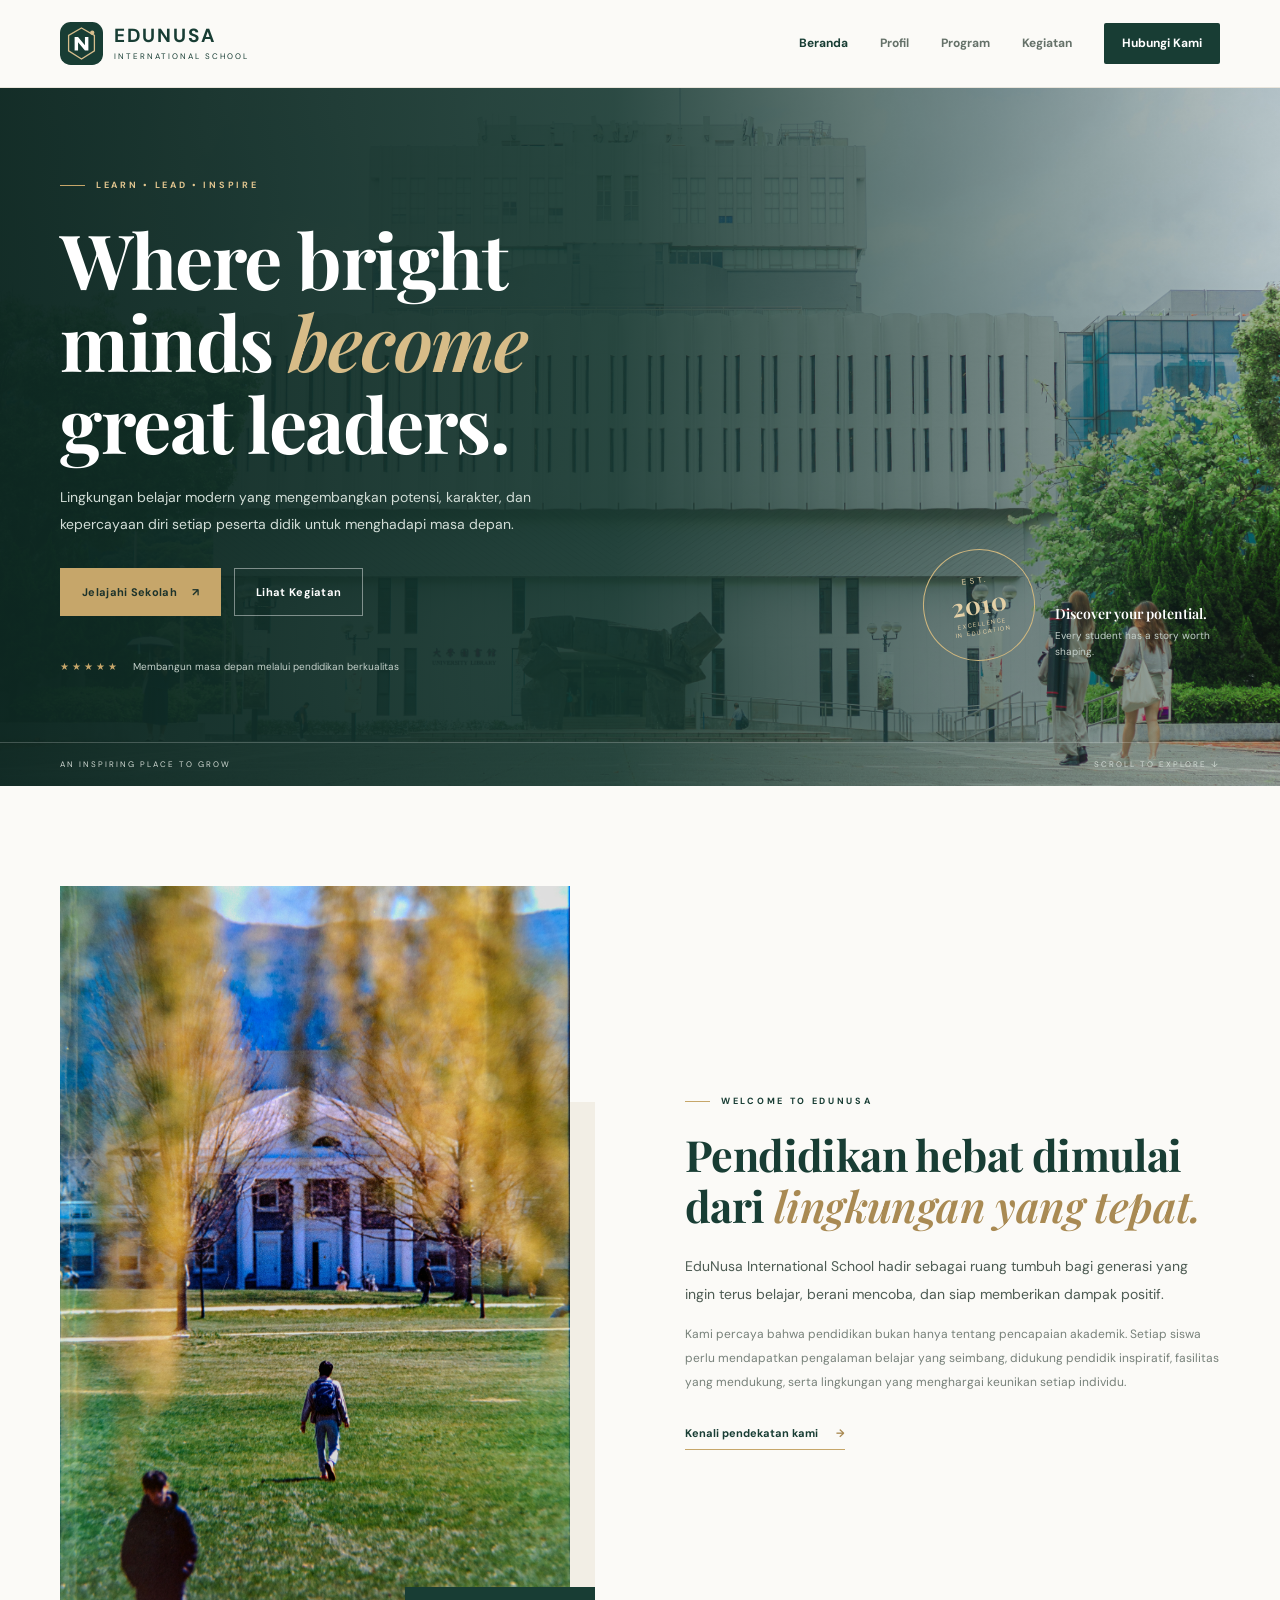
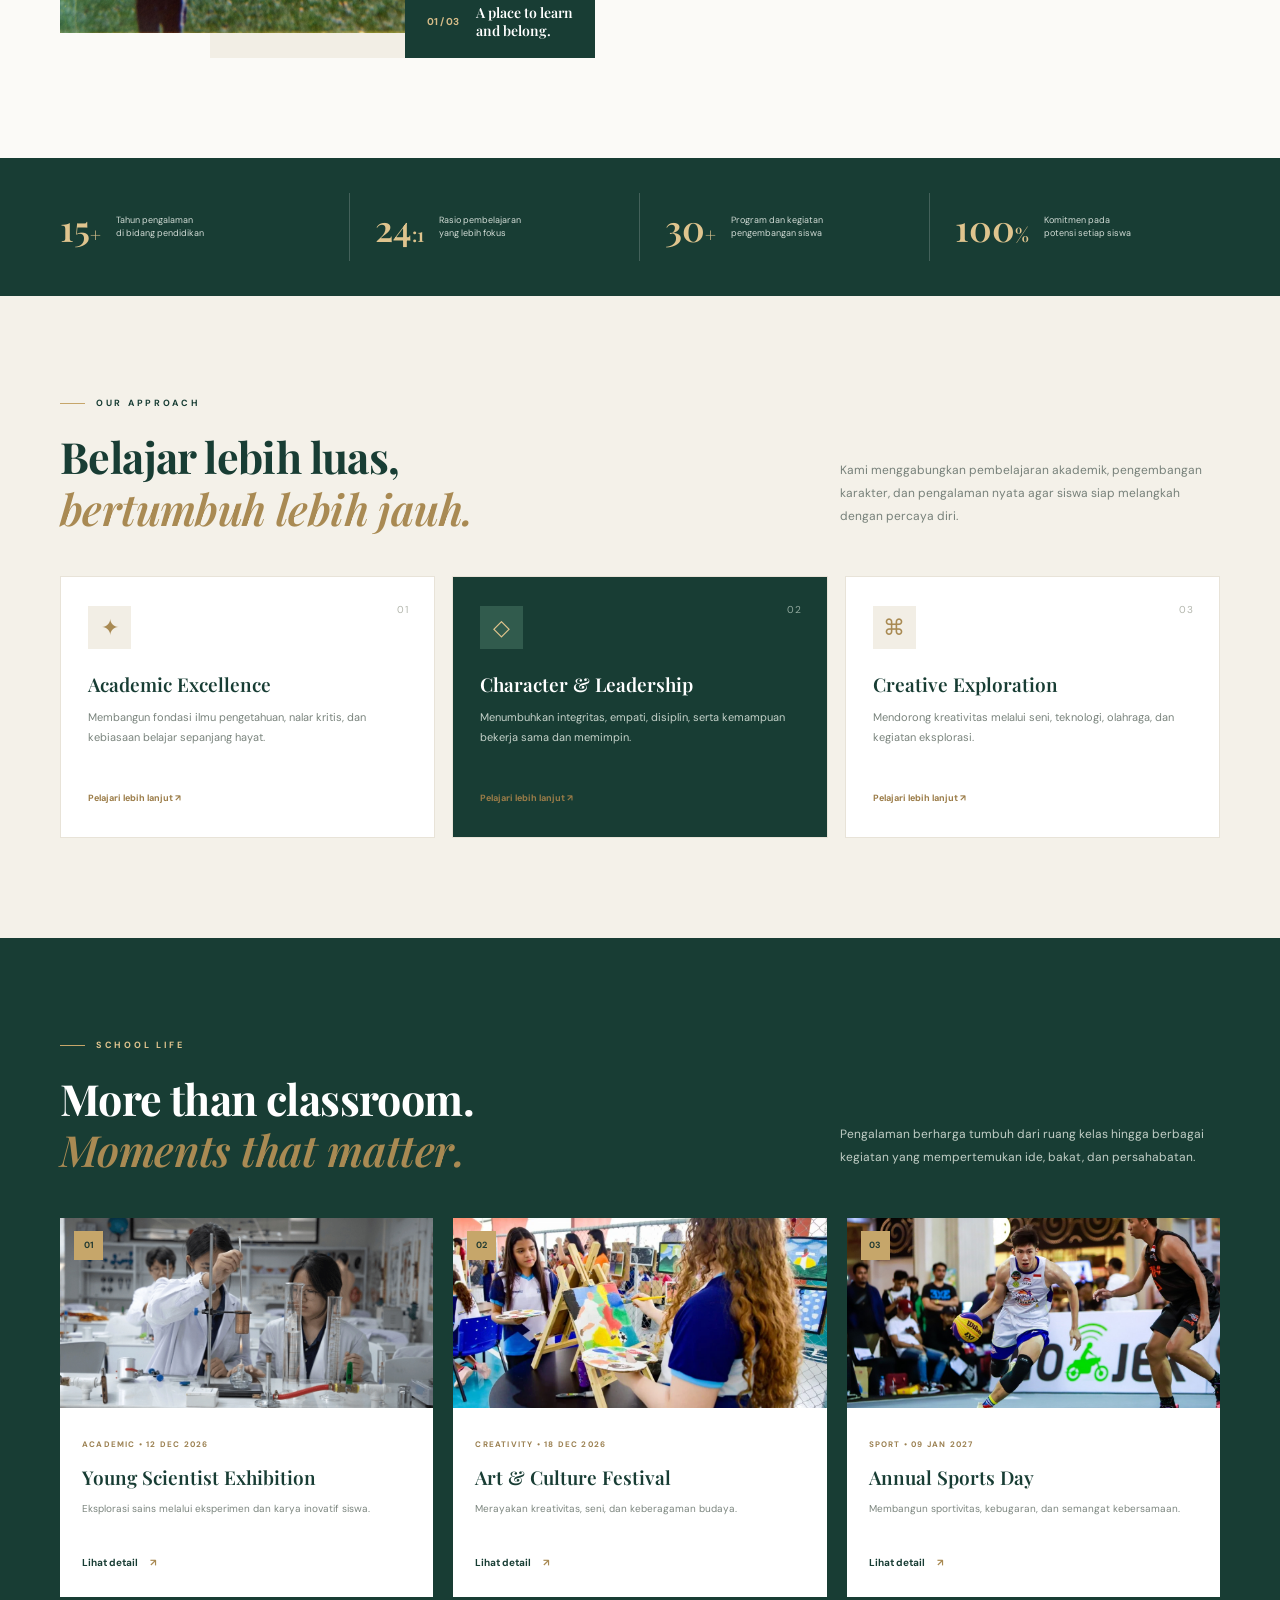
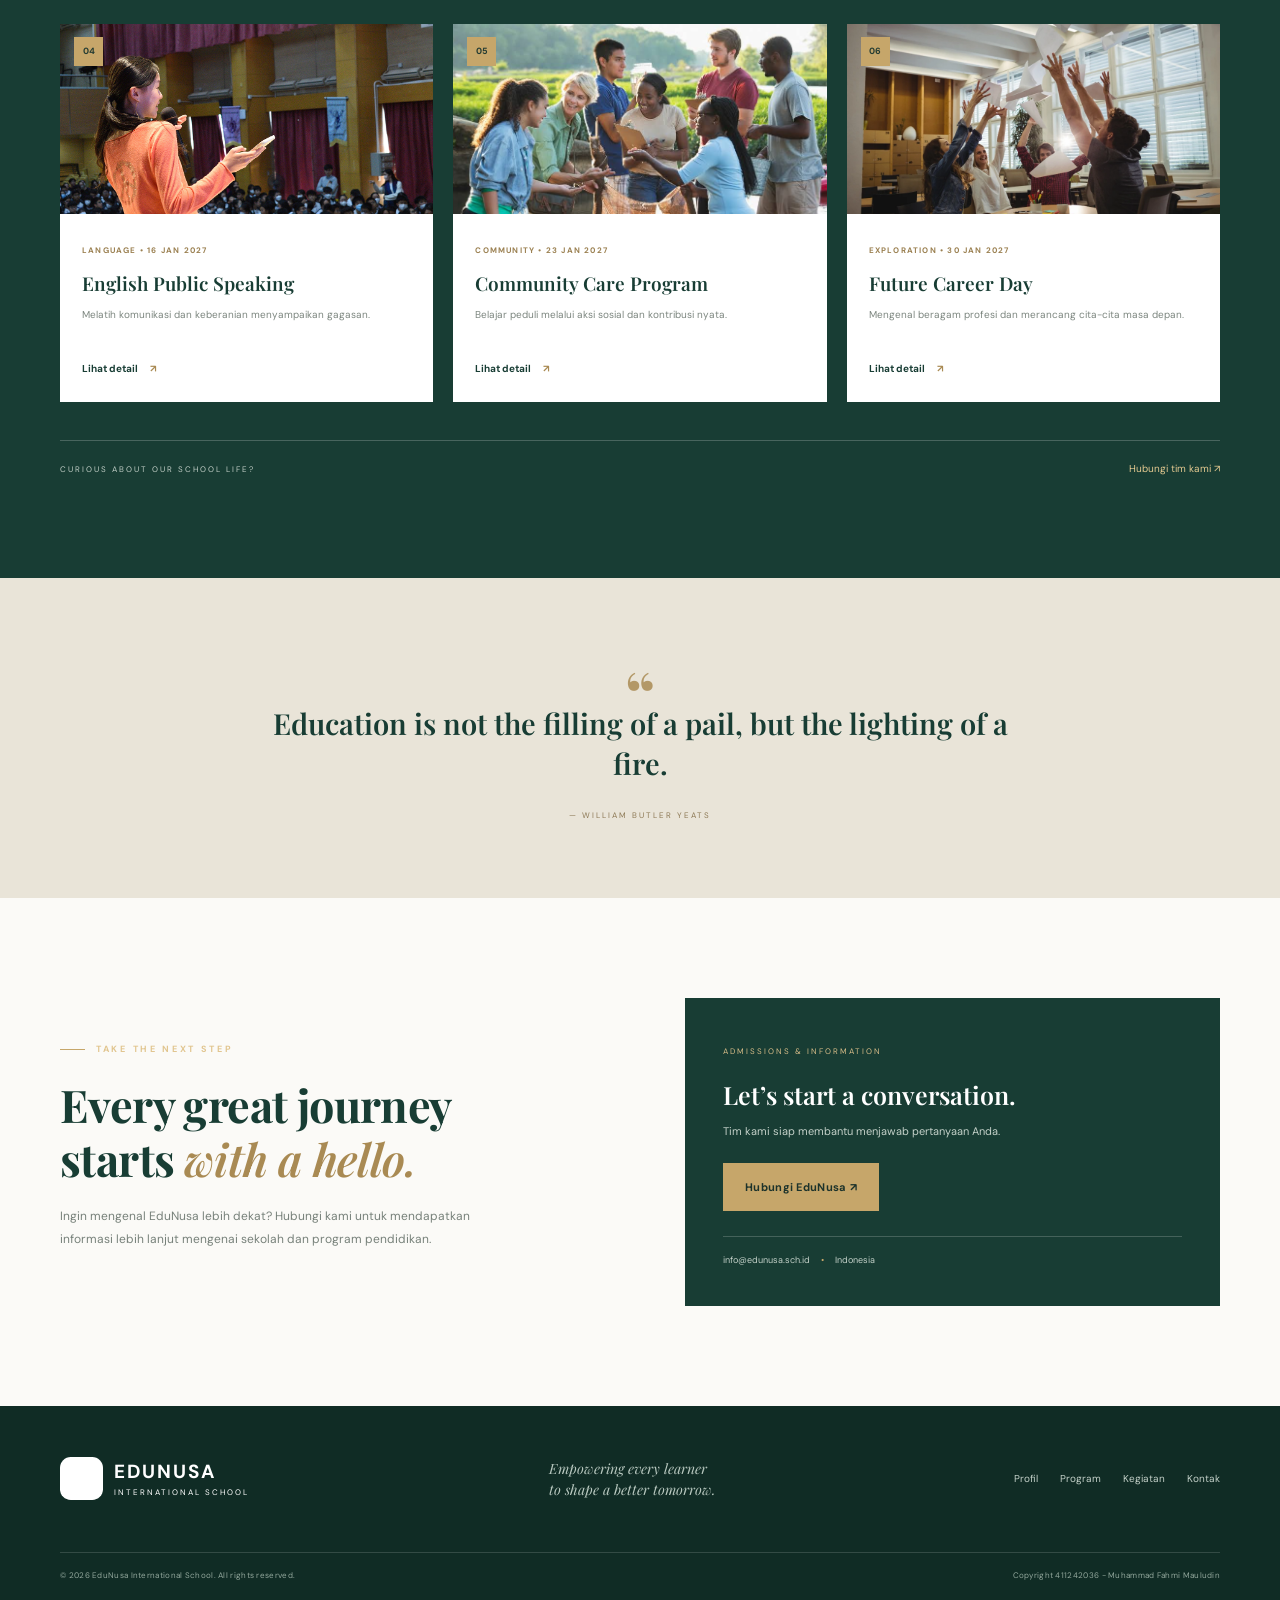
<file: index.html>
<!DOCTYPE html>
<html lang="id">
<head>
  <meta charset="UTF-8">
  <meta name="viewport" content="width=device-width, initial-scale=1.0">
  <meta name="description" content="EduNusa International School - membentuk generasi unggul, berkarakter, dan siap menghadapi masa depan.">
  <title>EduNusa International School | Excellence in Every Journey</title>
  <link rel="icon" href="img/logo.svg" type="image/svg+xml">
  <link rel="preconnect" href="https://fonts.googleapis.com">
  <link rel="preconnect" href="https://fonts.gstatic.com" crossorigin>
  <link href="https://fonts.googleapis.com/css2?family=DM+Sans:wght@400;500;600;700&family=Playfair+Display:wght@600;700&display=swap" rel="stylesheet">
  <link rel="stylesheet" href="style.css">
</head>
<body>
<header class="header">
  <div class="container nav">
    <a class="brand" href="index.html"><img src="img/logo.svg" alt="Logo EduNusa"><span><b>EDUNUSA</b><small>INTERNATIONAL SCHOOL</small></span></a>
    <button class="menu-toggle" aria-label="Buka navigasi" aria-expanded="false">☰</button>
    <nav class="navigation" aria-label="Navigasi utama">
      <a class="current" href="index.html">Beranda</a>
      <a href="#profil">Profil</a>
      <a href="#program">Program</a>
      <a href="#kegiatan">Kegiatan</a>
      <a href="#kontak" class="nav-cta">Hubungi Kami</a>
    </nav>
  </div>
</header>

<main>
  <section class="hero">
    <div class="hero-shade"></div>
    <div class="container hero-inner">
      <div class="hero-copy">
        <div class="eyebrow"><span></span> LEARN • LEAD • INSPIRE</div>
        <h1>Where bright minds <em>become</em> great leaders.</h1>
        <p>Lingkungan belajar modern yang mengembangkan potensi, karakter, dan kepercayaan diri setiap peserta didik untuk menghadapi masa depan.</p>
        <div class="hero-actions">
          <a class="button button-gold" href="#profil">Jelajahi Sekolah <span>↗</span></a>
          <a class="button button-ghost" href="#kegiatan">Lihat Kegiatan</a>
        </div>
        <div class="hero-proof"><div class="proof-stars">★★★★★</div><span>Membangun masa depan melalui pendidikan berkualitas</span></div>
      </div>
      <div class="hero-aside">
        <div class="hero-seal"><span>EST.</span><strong>2010</strong><small>EXCELLENCE<br>IN EDUCATION</small></div>
        <div class="hero-caption"><b>Discover your potential.</b><span>Every student has a story worth shaping.</span></div>
      </div>
    </div>
    <div class="hero-bottom"><div class="container hero-bottom-inner"><span>AN INSPIRING PLACE TO GROW</span><span>SCROLL TO EXPLORE ↓</span></div></div>
  </section>

  <section class="intro section" id="profil">
    <div class="container intro-grid">
      <div class="intro-visual">
        <img src="img/campus.jpg" alt="Gedung sekolah EduNusa">
        <div class="visual-note"><strong>01 / 03</strong><span>A place to learn<br>and belong.</span></div>
      </div>
      <div class="intro-copy">
        <div class="eyebrow dark"><span></span> WELCOME TO EDUNUSA</div>
        <h2>Pendidikan hebat dimulai dari <em>lingkungan yang tepat.</em></h2>
        <p class="lead">EduNusa International School hadir sebagai ruang tumbuh bagi generasi yang ingin terus belajar, berani mencoba, dan siap memberikan dampak positif.</p>
        <p>Kami percaya bahwa pendidikan bukan hanya tentang pencapaian akademik. Setiap siswa perlu mendapatkan pengalaman belajar yang seimbang, didukung pendidik inspiratif, fasilitas yang mendukung, serta lingkungan yang menghargai keunikan setiap individu.</p>
        <a class="under-link" href="#program">Kenali pendekatan kami <span>→</span></a>
      </div>
    </div>
  </section>

  <section class="stats">
    <div class="container stats-grid">
      <div><strong>15<span>+</span></strong><small>Tahun pengalaman<br>di bidang pendidikan</small></div>
      <div><strong>24<span>:1</span></strong><small>Rasio pembelajaran<br>yang lebih fokus</small></div>
      <div><strong>30<span>+</span></strong><small>Program dan kegiatan<br>pengembangan siswa</small></div>
      <div><strong>100<span>%</span></strong><small>Komitmen pada<br>potensi setiap siswa</small></div>
    </div>
  </section>

  <section class="program section" id="program">
    <div class="container">
      <div class="section-head">
        <div><div class="eyebrow dark"><span></span> OUR APPROACH</div><h2>Belajar lebih luas,<br><em>bertumbuh lebih jauh.</em></h2></div>
        <p>Kami menggabungkan pembelajaran akademik, pengembangan karakter, dan pengalaman nyata agar siswa siap melangkah dengan percaya diri.</p>
      </div>
      <div class="program-grid">
        <article class="program-card"><div class="program-no">01</div><div class="program-icon">✦</div><h3>Academic Excellence</h3><p>Membangun fondasi ilmu pengetahuan, nalar kritis, dan kebiasaan belajar sepanjang hayat.</p><a href="#kegiatan">Pelajari lebih lanjut ↗</a></article>
        <article class="program-card featured"><div class="program-no">02</div><div class="program-icon">◇</div><h3>Character & Leadership</h3><p>Menumbuhkan integritas, empati, disiplin, serta kemampuan bekerja sama dan memimpin.</p><a href="#kegiatan">Pelajari lebih lanjut ↗</a></article>
        <article class="program-card"><div class="program-no">03</div><div class="program-icon">⌘</div><h3>Creative Exploration</h3><p>Mendorong kreativitas melalui seni, teknologi, olahraga, dan kegiatan eksplorasi.</p><a href="#kegiatan">Pelajari lebih lanjut ↗</a></article>
      </div>
    </div>
  </section>

  <section class="activities section" id="kegiatan">
    <div class="container">
      <div class="section-head activities-head">
        <div><div class="eyebrow"><span></span> SCHOOL LIFE</div><h2>More than classroom.<br><em>Moments that matter.</em></h2></div>
        <p>Pengalaman berharga tumbuh dari ruang kelas hingga berbagai kegiatan yang mempertemukan ide, bakat, dan persahabatan.</p>
      </div>
      <div class="activity-grid">
        <article class="activity-card"><a href="detail.html?id=science" class="activity-image"><img src="img/science.jpg" alt="Kegiatan eksperimen sains siswa"><span>01</span></a><div class="activity-info"><small>ACADEMIC • 12 DEC 2026</small><h3>Young Scientist Exhibition</h3><p>Eksplorasi sains melalui eksperimen dan karya inovatif siswa.</p><a href="detail.html?id=science">Lihat detail <b>↗</b></a></div></article>
        <article class="activity-card"><a href="detail.html?id=art" class="activity-image"><img src="img/art.jpg" alt="Kegiatan seni dan budaya siswa"><span>02</span></a><div class="activity-info"><small>CREATIVITY • 18 DEC 2026</small><h3>Art & Culture Festival</h3><p>Merayakan kreativitas, seni, dan keberagaman budaya.</p><a href="detail.html?id=art">Lihat detail <b>↗</b></a></div></article>
        <article class="activity-card"><a href="detail.html?id=sport" class="activity-image"><img src="img/sport.jpg" alt="Kegiatan olahraga siswa"><span>03</span></a><div class="activity-info"><small>SPORT • 09 JAN 2027</small><h3>Annual Sports Day</h3><p>Membangun sportivitas, kebugaran, dan semangat kebersamaan.</p><a href="detail.html?id=sport">Lihat detail <b>↗</b></a></div></article>
        <article class="activity-card"><a href="detail.html?id=english" class="activity-image"><img src="img/english.jpg" alt="Kegiatan pembelajaran bahasa Inggris"><span>04</span></a><div class="activity-info"><small>LANGUAGE • 16 JAN 2027</small><h3>English Public Speaking</h3><p>Melatih komunikasi dan keberanian menyampaikan gagasan.</p><a href="detail.html?id=english">Lihat detail <b>↗</b></a></div></article>
        <article class="activity-card"><a href="detail.html?id=social" class="activity-image"><img src="img/social.jpg" alt="Kegiatan sosial siswa"><span>05</span></a><div class="activity-info"><small>COMMUNITY • 23 JAN 2027</small><h3>Community Care Program</h3><p>Belajar peduli melalui aksi sosial dan kontribusi nyata.</p><a href="detail.html?id=social">Lihat detail <b>↗</b></a></div></article>
        <article class="activity-card"><a href="detail.html?id=career" class="activity-image"><img src="img/career.jpg" alt="Kegiatan pengenalan karier siswa"><span>06</span></a><div class="activity-info"><small>EXPLORATION • 30 JAN 2027</small><h3>Future Career Day</h3><p>Mengenal beragam profesi dan merancang cita-cita masa depan.</p><a href="detail.html?id=career">Lihat detail <b>↗</b></a></div></article>
      </div>
      <div class="all-events"><span>CURIOUS ABOUT OUR SCHOOL LIFE?</span><a href="#kontak">Hubungi tim kami ↗</a></div>
    </div>
  </section>

  <section class="quote-band">
    <div class="container quote-inner"><div class="quote-mark">“</div><blockquote>Education is not the filling of a pail, but the lighting of a fire.</blockquote><span>— WILLIAM BUTLER YEATS</span></div>
  </section>

  <section class="contact section" id="kontak">
    <div class="container contact-inner">
      <div><div class="eyebrow"><span></span> TAKE THE NEXT STEP</div><h2>Every great journey<br>starts <em>with a hello.</em></h2><p>Ingin mengenal EduNusa lebih dekat? Hubungi kami untuk mendapatkan informasi lebih lanjut mengenai sekolah dan program pendidikan.</p></div>
      <div class="contact-card"><small>ADMISSIONS & INFORMATION</small><h3>Let’s start a conversation.</h3><p>Tim kami siap membantu menjawab pertanyaan Anda.</p><a class="button button-gold" href="mailto:info@edunusa.sch.id">Hubungi EduNusa ↗</a><div class="contact-line">info@edunusa.sch.id <span>•</span> Indonesia</div></div>
    </div>
  </section>
</main>

<footer class="footer">
  <div class="container footer-top">
    <a class="brand brand-light" href="index.html"><img src="img/logo.svg" alt=""><span><b>EDUNUSA</b><small>INTERNATIONAL SCHOOL</small></span></a>
    <p>Empowering every learner<br>to shape a better tomorrow.</p>
    <div class="footer-links"><a href="#profil">Profil</a><a href="#program">Program</a><a href="#kegiatan">Kegiatan</a><a href="#kontak">Kontak</a></div>
  </div>
  <div class="container footer-bottom"><span>© 2026 EduNusa International School. All rights reserved.</span><span>Copyright 411242036 - Muhammad Fahmi Mauludin</span></div>
</footer>
<script src="script.js"></script>
</body>
</html>
</file>
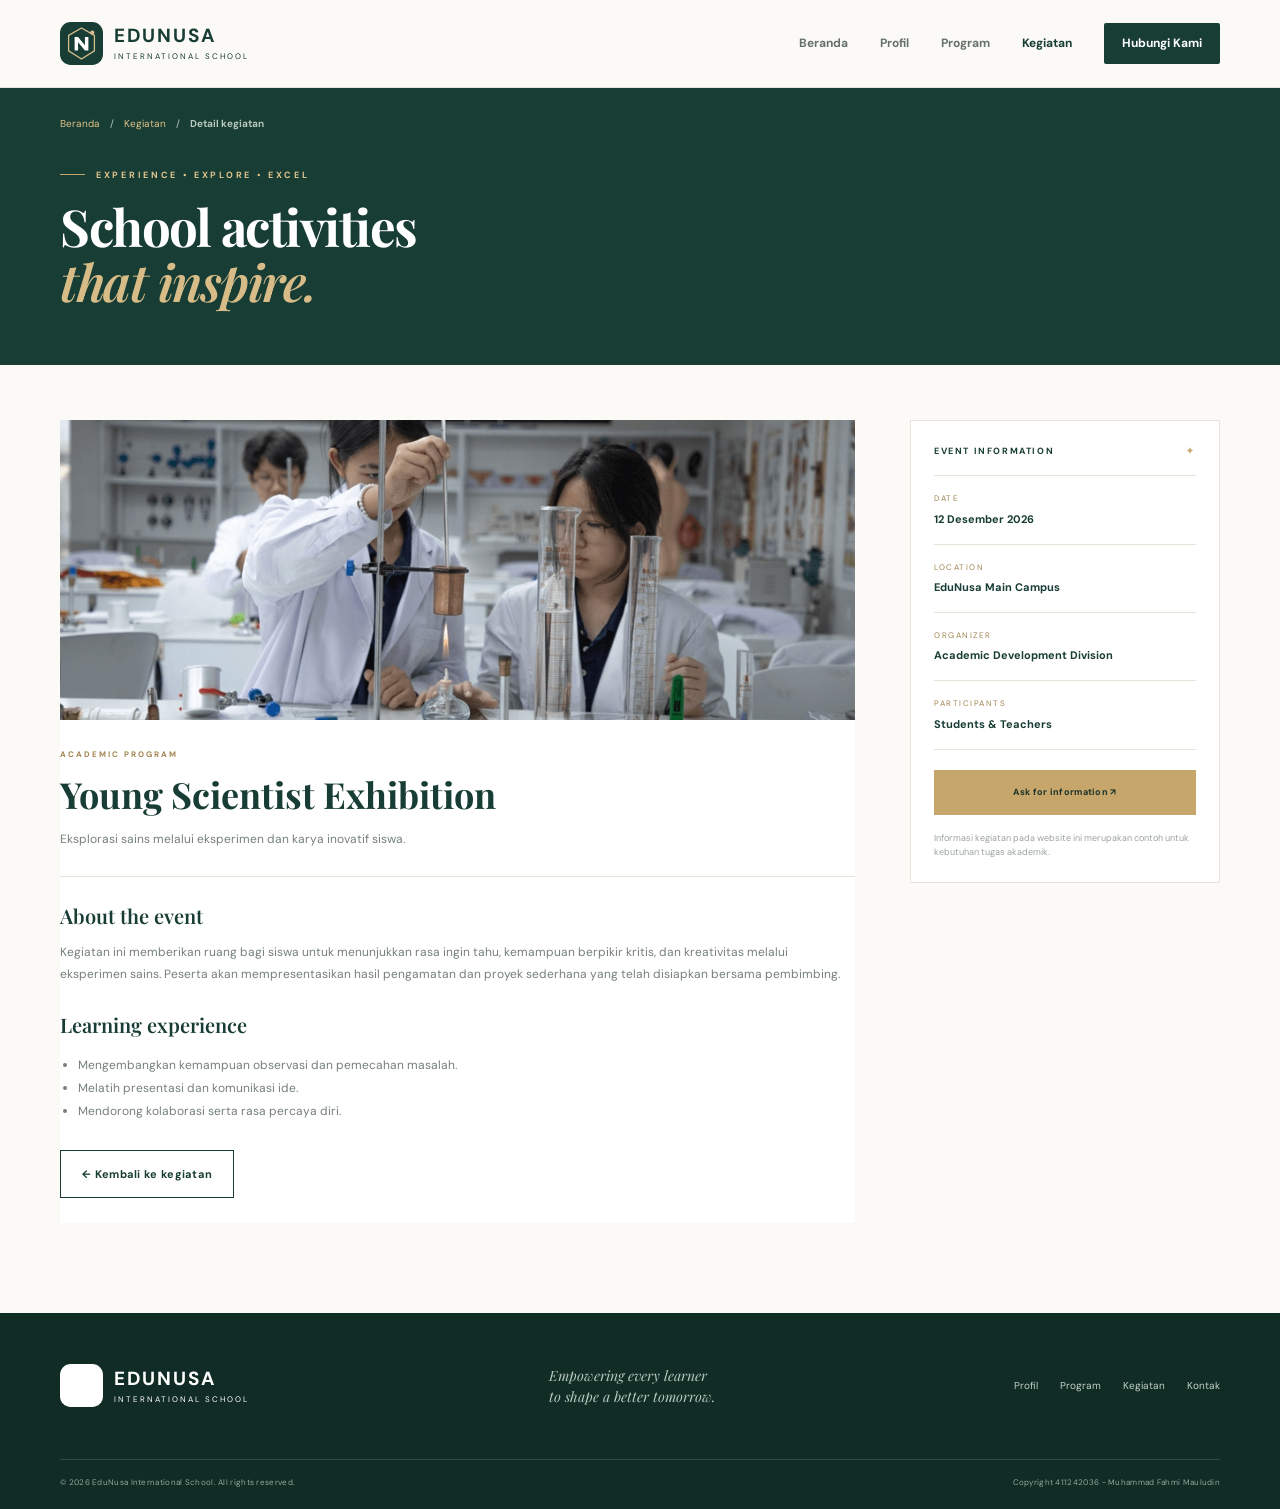
<file: detail.html>
<!DOCTYPE html>
<html lang="id">
<head>
  <meta charset="UTF-8"><meta name="viewport" content="width=device-width, initial-scale=1.0">
  <title>Detail Kegiatan | EduNusa International School</title>
  <link rel="icon" href="img/logo.svg" type="image/svg+xml">
  <link rel="preconnect" href="https://fonts.googleapis.com"><link rel="preconnect" href="https://fonts.gstatic.com" crossorigin>
  <link href="https://fonts.googleapis.com/css2?family=DM+Sans:wght@400;500;600;700&family=Playfair+Display:wght@600;700&display=swap" rel="stylesheet">
  <link rel="stylesheet" href="style.css">
</head>
<body>
<header class="header"><div class="container nav">
  <a class="brand" href="index.html"><img src="img/logo.svg" alt="Logo EduNusa"><span><b>EDUNUSA</b><small>INTERNATIONAL SCHOOL</small></span></a>
  <button class="menu-toggle" aria-label="Buka navigasi" aria-expanded="false">☰</button>
  <nav class="navigation" aria-label="Navigasi utama"><a href="index.html">Beranda</a><a href="index.html#profil">Profil</a><a href="index.html#program">Program</a><a class="current" href="index.html#kegiatan">Kegiatan</a><a href="index.html#kontak" class="nav-cta">Hubungi Kami</a></nav>
</div></header>
<main class="detail-main">
  <div class="detail-hero"><div class="container"><div class="breadcrumb"><a href="index.html">Beranda</a><span>/</span><a href="index.html#kegiatan">Kegiatan</a><span>/</span><b>Detail kegiatan</b></div><div class="eyebrow"><span></span> EXPERIENCE • EXPLORE • EXCEL</div><h1>School activities<br><em>that inspire.</em></h1></div></div>
  <div class="container detail-layout">
    <article class="detail-article">
      <div class="detail-image"><img id="event-image" src="img/science.jpg" alt="Kegiatan sekolah EduNusa"></div>
      <div class="detail-label" id="event-category">ACADEMIC PROGRAM</div>
      <h2 id="event-title">Young Scientist Exhibition</h2>
      <p class="detail-lead" id="event-intro">Eksplorasi sains melalui eksperimen dan karya inovatif siswa.</p>
      <div class="article-rule"></div>
      <h3>About the event</h3>
      <p id="event-description">Kegiatan ini memberikan ruang bagi siswa untuk menunjukkan rasa ingin tahu, kemampuan berpikir kritis, dan kreativitas melalui eksperimen sains. Peserta akan mempresentasikan hasil pengamatan dan proyek sederhana yang telah disiapkan.</p>
      <h3>Learning experience</h3>
      <ul id="event-benefits"><li>Mengembangkan kemampuan observasi dan pemecahan masalah.</li><li>Melatih presentasi dan komunikasi ide.</li><li>Mendorong kolaborasi serta rasa percaya diri.</li></ul>
      <a class="button button-outline" href="index.html#kegiatan">← Kembali ke kegiatan</a>
    </article>
    <aside class="detail-aside">
      <div class="aside-title">EVENT INFORMATION <span>✦</span></div>
      <div class="aside-row"><small>DATE</small><b id="event-date">12 Desember 2026</b></div>
      <div class="aside-row"><small>LOCATION</small><b id="event-location">EduNusa Main Campus</b></div>
      <div class="aside-row"><small>ORGANIZER</small><b id="event-organizer">Student Development Division</b></div>
      <div class="aside-row"><small>PARTICIPANTS</small><b id="event-participants">Students & Teachers</b></div>
      <a class="button button-gold aside-button" href="mailto:info@edunusa.sch.id?subject=Informasi%20Kegiatan%20EduNusa">Ask for information ↗</a>
      <p class="aside-note">Informasi kegiatan pada website ini merupakan contoh untuk kebutuhan tugas akademik.</p>
    </aside>
  </div>
</main>
<footer class="footer"><div class="container footer-top"><a class="brand brand-light" href="index.html"><img src="img/logo.svg" alt=""><span><b>EDUNUSA</b><small>INTERNATIONAL SCHOOL</small></span></a><p>Empowering every learner<br>to shape a better tomorrow.</p><div class="footer-links"><a href="index.html#profil">Profil</a><a href="index.html#program">Program</a><a href="index.html#kegiatan">Kegiatan</a><a href="index.html#kontak">Kontak</a></div></div><div class="container footer-bottom"><span>© 2026 EduNusa International School. All rights reserved.</span><span>Copyright 411242036 - Muhammad Fahmi Mauludin</span></div></footer>
<script src="script.js"></script>
</body></html>
</file>
<file: style.css>
*{box-sizing:border-box}html{scroll-behavior:smooth}body{margin:0;color:#25352f;background:#fbfaf7;font-family:'DM Sans',Arial,sans-serif;line-height:1.65}a{color:inherit;text-decoration:none}img{display:block;max-width:100%}.container{width:min(1160px,calc(100% - 48px));margin:auto}:root{--forest:#183d34;--forest2:#244e42;--gold:#c6a66a;--cream:#f2eee5;--ink:#26352f;--muted:#77817a;--line:#e8e4da}.header{height:88px;background:#fbfaf7;position:relative;z-index:10;border-bottom:1px solid #e9e5dc}.nav{height:100%;display:flex;align-items:center;justify-content:space-between}.brand{display:flex;align-items:center;gap:11px;color:var(--forest)}.brand img{width:43px;height:43px}.brand span{display:flex;flex-direction:column;line-height:1.15}.brand b{font-size:19px;letter-spacing:2px}.brand small{font-size:8px;letter-spacing:2px;margin-top:5px}.navigation{display:flex;align-items:center;gap:32px}.navigation>a{font-size:12px;font-weight:700;color:#657169;transition:.2s}.navigation>a:hover,.navigation>a.current{color:var(--forest)}.navigation .nav-cta{padding:11px 18px;background:var(--forest);color:#fff;border-radius:2px}.menu-toggle{display:none;border:0;background:none;font-size:25px;color:var(--forest)}.hero{position:relative;min-height:650px;display:flex;align-items:center;color:#fff;background:#173a32 url('img/hero-campus.jpg') center/cover no-repeat;overflow:hidden}.hero-shade{position:absolute;inset:0;background:linear-gradient(90deg,rgba(13,39,33,.97) 0%,rgba(18,52,44,.88) 48%,rgba(18,52,44,.2) 100%)}.hero-inner{position:relative;z-index:1;display:flex;justify-content:space-between;align-items:center;padding:90px 0 110px}.hero-copy{max-width:650px}.eyebrow{display:flex;align-items:center;gap:11px;color:#e1c58f;font-size:9px;font-weight:700;letter-spacing:2.7px}.eyebrow>span{width:25px;height:1px;background:var(--gold)}.hero h1,.detail-hero h1{font:700 clamp(48px,6vw,76px)/1.08 'Playfair Display',Georgia,serif;letter-spacing:-1.5px;margin:25px 0 20px}.hero h1 em,.intro h2 em,.section-head h2 em,.contact h2 em,.detail-hero h1 em{color:#d7bc88;font-weight:600}.hero-copy>p{max-width:530px;color:#d2ddd7;font-size:14px;line-height:1.9}.hero-actions{display:flex;gap:13px;margin-top:31px}.button{display:inline-flex;align-items:center;justify-content:center;gap:15px;padding:14px 21px;font-size:11px;font-weight:700;letter-spacing:.3px;border:1px solid transparent;transition:.2s}.button:hover{transform:translateY(-2px)}.button-gold{background:var(--gold);color:#1d332b}.button-gold:hover{background:#d6b982}.button-ghost{border-color:#ffffff70;color:#fff}.hero-proof{display:flex;align-items:center;gap:13px;margin-top:43px;color:#c4d0ca;font-size:10px}.proof-stars{color:var(--gold);letter-spacing:3px}.hero-aside{align-self:flex-end;display:flex;align-items:flex-end;gap:20px;margin:0 5px 15px 25px}.hero-seal{width:112px;height:112px;border:1px solid #d0b77e;border-radius:50%;display:flex;flex-direction:column;align-items:center;justify-content:center;color:#e4d0a6;transform:rotate(-9deg)}.hero-seal span{font-size:8px;letter-spacing:3px}.hero-seal strong{font:700 25px 'Playfair Display'}.hero-seal small{font-size:6px;letter-spacing:1.5px;text-align:center;line-height:1.4}.hero-caption{display:flex;flex-direction:column;max-width:160px;color:#fff;font-size:10px}.hero-caption b{font:600 14px 'Playfair Display';margin-bottom:5px}.hero-caption span{color:#c4d0ca}.hero-bottom{position:absolute;bottom:0;left:0;right:0;border-top:1px solid #ffffff35}.hero-bottom-inner{display:flex;justify-content:space-between;padding:15px 0;color:#d1d9d3;font-size:8px;letter-spacing:2px}.section{padding:100px 0}.intro-grid{display:grid;grid-template-columns:1fr 1fr;align-items:center;gap:90px}.intro-visual{position:relative;padding:0 25px 25px 0}.intro-visual:before{content:"";position:absolute;right:0;bottom:0;width:72%;height:72%;background:var(--cream);z-index:-1}.intro-visual img{width:100%;background:#e9e6dc}.visual-note{position:absolute;right:0;bottom:0;background:var(--forest);color:#fff;padding:17px 22px;display:flex;gap:17px;align-items:center}.visual-note strong{font-size:10px;color:#d7bc88}.visual-note span{font:600 14px/1.35 'Playfair Display'}.dark{color:var(--forest)}.intro h2,.section-head h2,.contact h2{font:700 43px/1.2 'Playfair Display',Georgia,serif;color:var(--forest);letter-spacing:-.6px;margin:20px 0}.intro h2 em,.section-head h2 em,.contact h2 em{color:#a98a53}.intro-copy p{color:var(--muted);font-size:12px;line-height:2}.intro-copy .lead{font-size:14px;color:#4d5b53}.under-link{display:inline-block;margin-top:18px;padding-bottom:7px;border-bottom:1px solid var(--gold);color:var(--forest);font-size:11px;font-weight:700}.under-link span{margin-left:15px;color:#a98a53}.stats{background:var(--forest);color:#fff;padding:35px 0}.stats-grid{display:grid;grid-template-columns:repeat(4,1fr)}.stats-grid>div{padding:10px 25px;border-right:1px solid #ffffff30;display:flex;align-items:center;gap:15px}.stats-grid>div:first-child{padding-left:0}.stats-grid>div:last-child{border:0}.stats-grid strong{font:600 36px 'Playfair Display';color:#dfc48e;white-space:nowrap}.stats-grid strong span{font-size:19px}.stats-grid small{font-size:9px;line-height:1.5;color:#d1dbd5}.program{background:#f4f1e9}.section-head{display:flex;justify-content:space-between;align-items:end;gap:50px;margin-bottom:42px}.section-head h2{margin-bottom:0}.section-head>p{max-width:380px;color:var(--muted);font-size:12px;line-height:1.9;margin:0 0 7px}.program-grid{display:grid;grid-template-columns:repeat(3,1fr);gap:17px}.program-card{position:relative;background:#fff;padding:29px 27px 27px;min-height:260px;border:1px solid #e8e3d8}.program-card.featured{background:var(--forest);color:#fff}.program-no{position:absolute;top:25px;right:25px;color:#b3b6ad;font-size:10px;letter-spacing:1px}.featured .program-no{color:#91a99e}.program-icon{width:43px;height:43px;display:grid;place-items:center;background:#f2eee5;color:#a98a53;font-size:22px}.featured .program-icon{background:#315b4d;color:#e2c58d}.program-card h3{font:600 19px 'Playfair Display';margin:22px 0 9px;color:var(--forest)}.featured h3{color:#fff}.program-card p{font-size:11px;color:#7a847d;line-height:1.8;min-height:58px}.featured p{color:#c4d1c9}.program-card a{display:inline-block;margin-top:14px;color:#9b7c48;font-size:9px;font-weight:700}.activities{background:var(--forest);color:#fff}.activities-head h2{color:#fff}.activities-head>p{color:#c1cec6}.activity-grid{display:grid;grid-template-columns:repeat(3,1fr);gap:27px 20px}.activity-card{background:#fff;color:var(--ink)}.activity-image{height:190px;display:block;position:relative;overflow:hidden;background:#eae7de}.activity-image img{width:100%;height:100%;object-fit:cover;transition:transform .4s}.activity-card:hover .activity-image img{transform:scale(1.04)}.activity-image span{position:absolute;top:13px;left:14px;width:29px;height:29px;display:grid;place-items:center;background:var(--gold);color:#233b32;font-size:9px;font-weight:700}.activity-info{padding:21px 22px 22px}.activity-info small{font-size:8px;letter-spacing:1.2px;color:#9b8051;font-weight:700}.activity-info h3{font:600 19px 'Playfair Display';color:var(--forest);margin:9px 0}.activity-info p{font-size:10px;color:#7c867f;line-height:1.7;min-height:35px}.activity-info>a{display:inline-block;margin-top:10px;color:var(--forest);font-size:10px;font-weight:700}.activity-info>a b{color:#a98a53;margin-left:10px}.all-events{display:flex;justify-content:space-between;align-items:center;margin-top:38px;padding-top:20px;border-top:1px solid #ffffff35}.all-events span{font-size:8px;letter-spacing:2px;color:#c1cec6}.all-events a{font-size:10px;color:#e3c990}.quote-band{padding:72px 0;background:#e9e4d8;text-align:center}.quote-inner{max-width:780px}.quote-mark{font:700 65px 'Playfair Display';color:#b39867;height:48px}.quote-inner blockquote{margin:5px 0 16px;color:var(--forest);font:600 29px/1.4 'Playfair Display'}.quote-inner>span{font-size:8px;letter-spacing:2px;color:#8d7955}.contact{background:#fbfaf7}.contact-inner{display:grid;grid-template-columns:1fr 1fr;gap:90px;align-items:center}.contact h2{font-size:45px}.contact-inner>div:first-child>p{max-width:440px;color:var(--muted);font-size:12px;line-height:1.9}.contact-card{background:var(--forest);padding:38px;color:#fff}.contact-card>small{font-size:8px;letter-spacing:2px;color:#d7bc88}.contact-card h3{font:600 25px 'Playfair Display';margin:15px 0 5px}.contact-card p{font-size:11px;color:#c4d1c9;margin-bottom:23px}.contact-line{margin-top:25px;padding-top:16px;border-top:1px solid #ffffff30;color:#c4d1c9;font-size:9px}.contact-line span{padding:0 9px;color:var(--gold)}.footer{background:#102c25;color:#fff}.footer-top{display:flex;align-items:center;justify-content:space-between;padding:38px 0}.brand-light{color:#fff}.brand-light img{filter:brightness(0) invert(1)}.footer-top>p{color:#b9c9c0;font:italic 14px/1.5 'Playfair Display'}.footer-links{display:flex;gap:22px}.footer-links a{font-size:10px;color:#c4d1c9}.footer-links a:hover{color:#e0c48b}.footer-bottom{display:flex;justify-content:space-between;gap:15px;padding:16px 0 20px;border-top:1px solid #ffffff25;color:#93a89d;font-size:8px;letter-spacing:.3px}.detail-main{background:#fbfaf7;padding-bottom:90px}.detail-hero{background:var(--forest);color:#fff;padding:28px 0 55px}.breadcrumb{display:flex;gap:10px;color:#b9c9c0;font-size:10px;margin-bottom:35px}.breadcrumb a{color:#e0c48b}.detail-hero h1{font-size:51px;margin:17px 0 0}.detail-layout{display:grid;grid-template-columns:minmax(0,1fr) 310px;gap:55px;align-items:start;margin-top:55px}.detail-article{background:#fff;padding:0 0 25px}.detail-image{height:300px;background:#eae7de;margin-bottom:28px}.detail-image img{width:100%;height:100%;object-fit:cover}.detail-label{font-size:8px;letter-spacing:2px;color:#a18450;font-weight:700}.detail-article h2{font:700 36px/1.2 'Playfair Display';color:var(--forest);margin:12px 0}.detail-lead{font-size:14px;color:#718078}.article-rule{height:1px;background:var(--line);margin:25px 0}.detail-article h3{font:600 20px 'Playfair Display';color:var(--forest);margin:25px 0 9px}.detail-article p,.detail-article li{font-size:12px;color:#758078;line-height:1.9}.detail-article ul{padding-left:18px;margin-bottom:27px}.button-outline{border-color:var(--forest);color:var(--forest)}.detail-aside{border:1px solid var(--line);background:#fff;padding:23px}.aside-title{font-size:9px;font-weight:700;letter-spacing:1.6px;color:var(--forest);padding-bottom:17px;border-bottom:1px solid var(--line)}.aside-title span{float:right;color:var(--gold)}.aside-row{padding:16px 0;border-bottom:1px solid var(--line);display:flex;flex-direction:column;gap:4px}.aside-row small{font-size:8px;letter-spacing:1.5px;color:#a18450}.aside-row b{font-size:11px;color:var(--forest)}.aside-button{width:100%;margin-top:20px;font-size:9px}.aside-note{font-size:9px;color:#9aa39d;line-height:1.6;margin:16px 0 0}
@media(max-width:850px){.navigation{gap:17px}.hero-aside{display:none}.intro-grid{gap:40px}.stats-grid>div{padding:8px 12px;gap:8px}.stats-grid strong{font-size:29px}.stats-grid small{font-size:8px}.section-head{gap:25px}.detail-layout{gap:25px;grid-template-columns:minmax(0,1fr) 270px}}
@media(max-width:650px){.container{width:calc(100% - 36px)}.header{height:72px}.brand img{width:38px;height:38px}.brand b{font-size:17px}.menu-toggle{display:block}.navigation{display:none;position:absolute;top:71px;left:0;right:0;background:#fbfaf7;padding:12px 22px 20px;box-shadow:0 12px 20px #102c2515;flex-direction:column;align-items:stretch;gap:0}.navigation.open{display:flex}.navigation>a{padding:12px 0}.navigation .nav-cta{padding:12px;margin-top:5px;text-align:center}.hero{min-height:600px;background-position:60% center}.hero-shade{background:linear-gradient(90deg,rgba(13,39,33,.96),rgba(18,52,44,.75))}.hero-inner{padding:75px 0 90px}.hero h1{font-size:49px}.hero-copy>p{font-size:12px}.hero-actions{flex-wrap:wrap}.hero-proof{align-items:flex-start;flex-direction:column;gap:5px}.hero-bottom-inner{font-size:7px}.section{padding:68px 0}.intro-grid,.contact-inner{grid-template-columns:1fr;gap:38px}.intro-visual{max-width:500px}.intro h2,.section-head h2{font-size:35px}.stats-grid{grid-template-columns:1fr 1fr;gap:20px}.stats-grid>div{border:0;padding:8px 0}.stats-grid>div:first-child{padding-left:0}.section-head{display:block}.section-head>p{margin-top:18px}.program-grid,.activity-grid{grid-template-columns:1fr}.program-card{min-height:0}.activity-image{height:210px}.activity-info p{min-height:0}.all-events{gap:15px}.all-events span{font-size:7px}.quote-inner blockquote{font-size:23px}.contact h2{font-size:38px}.contact-card{padding:27px}.footer-top{align-items:flex-start;flex-direction:column;gap:22px}.footer-links{flex-wrap:wrap}.footer-bottom{flex-direction:column}.detail-hero h1{font-size:43px}.detail-layout{grid-template-columns:1fr;margin-top:30px}.detail-image{height:220px}.detail-article h2{font-size:29px}}
</file>
